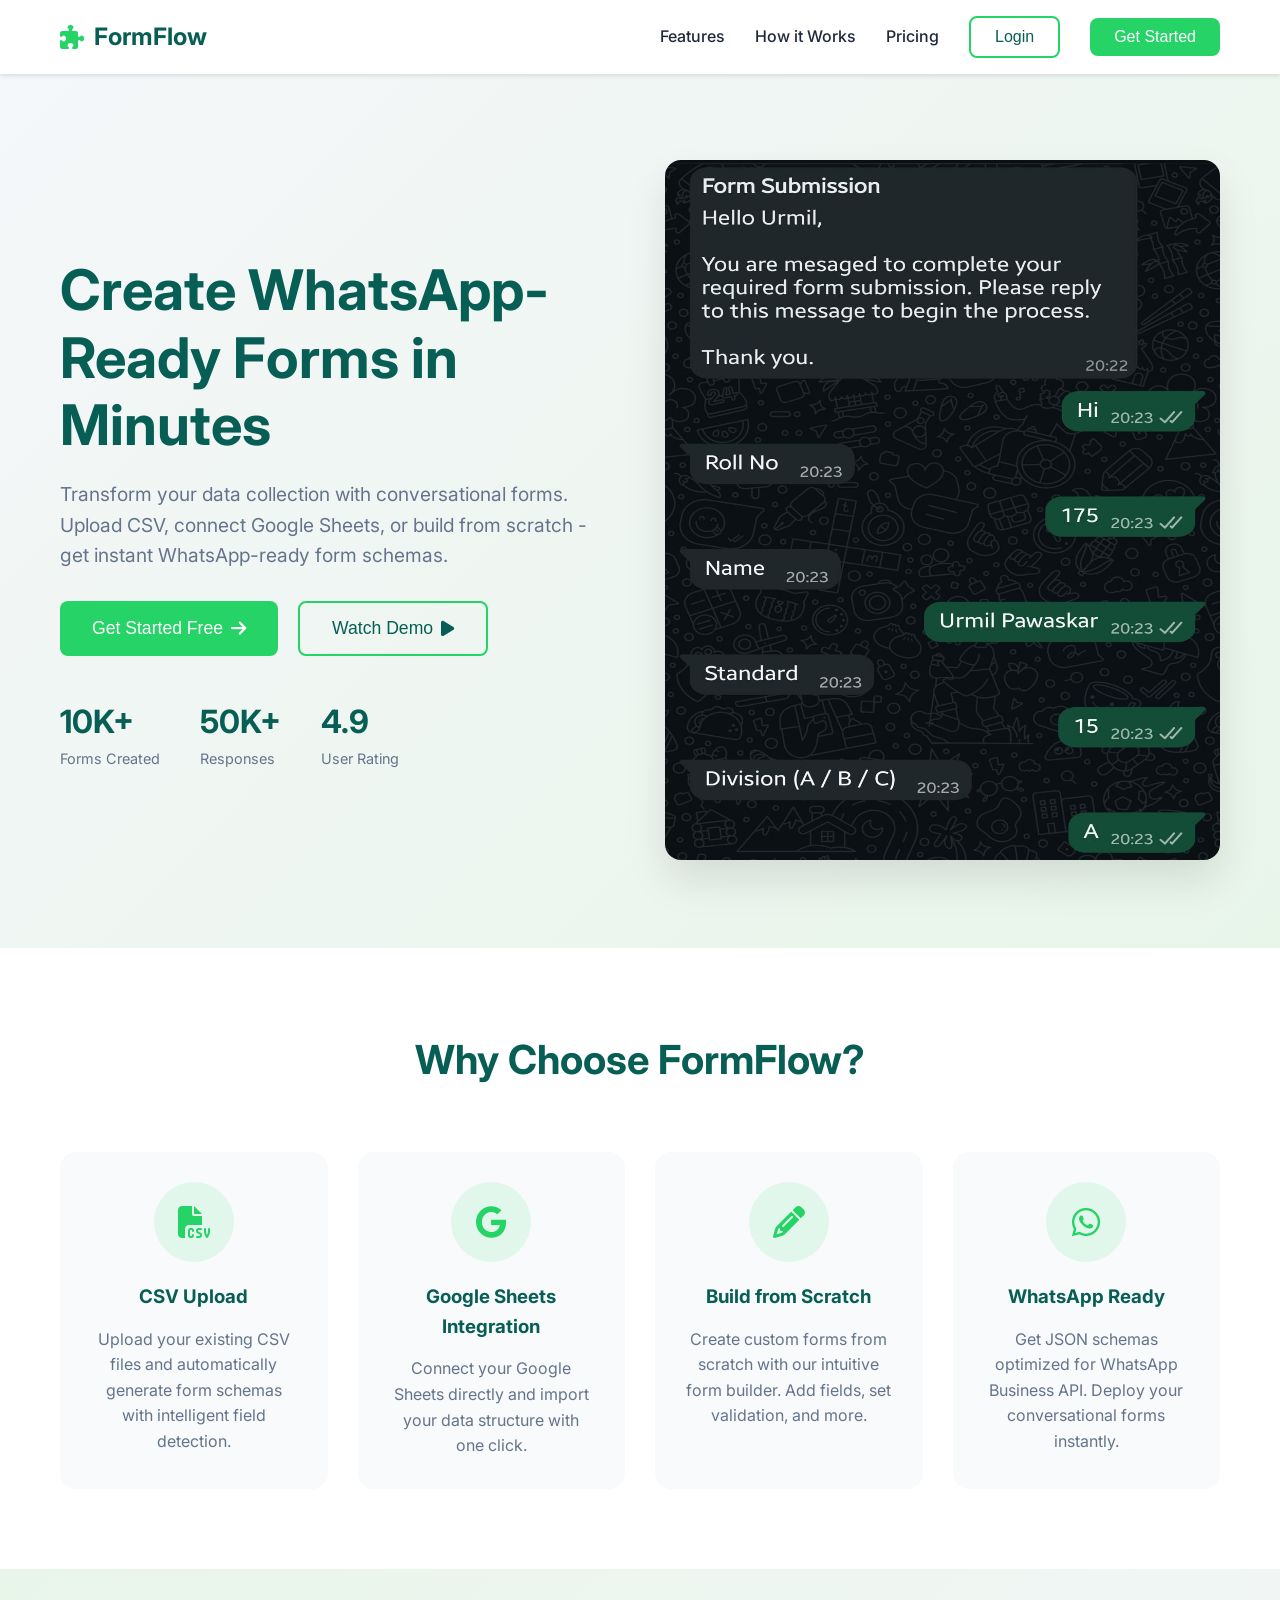
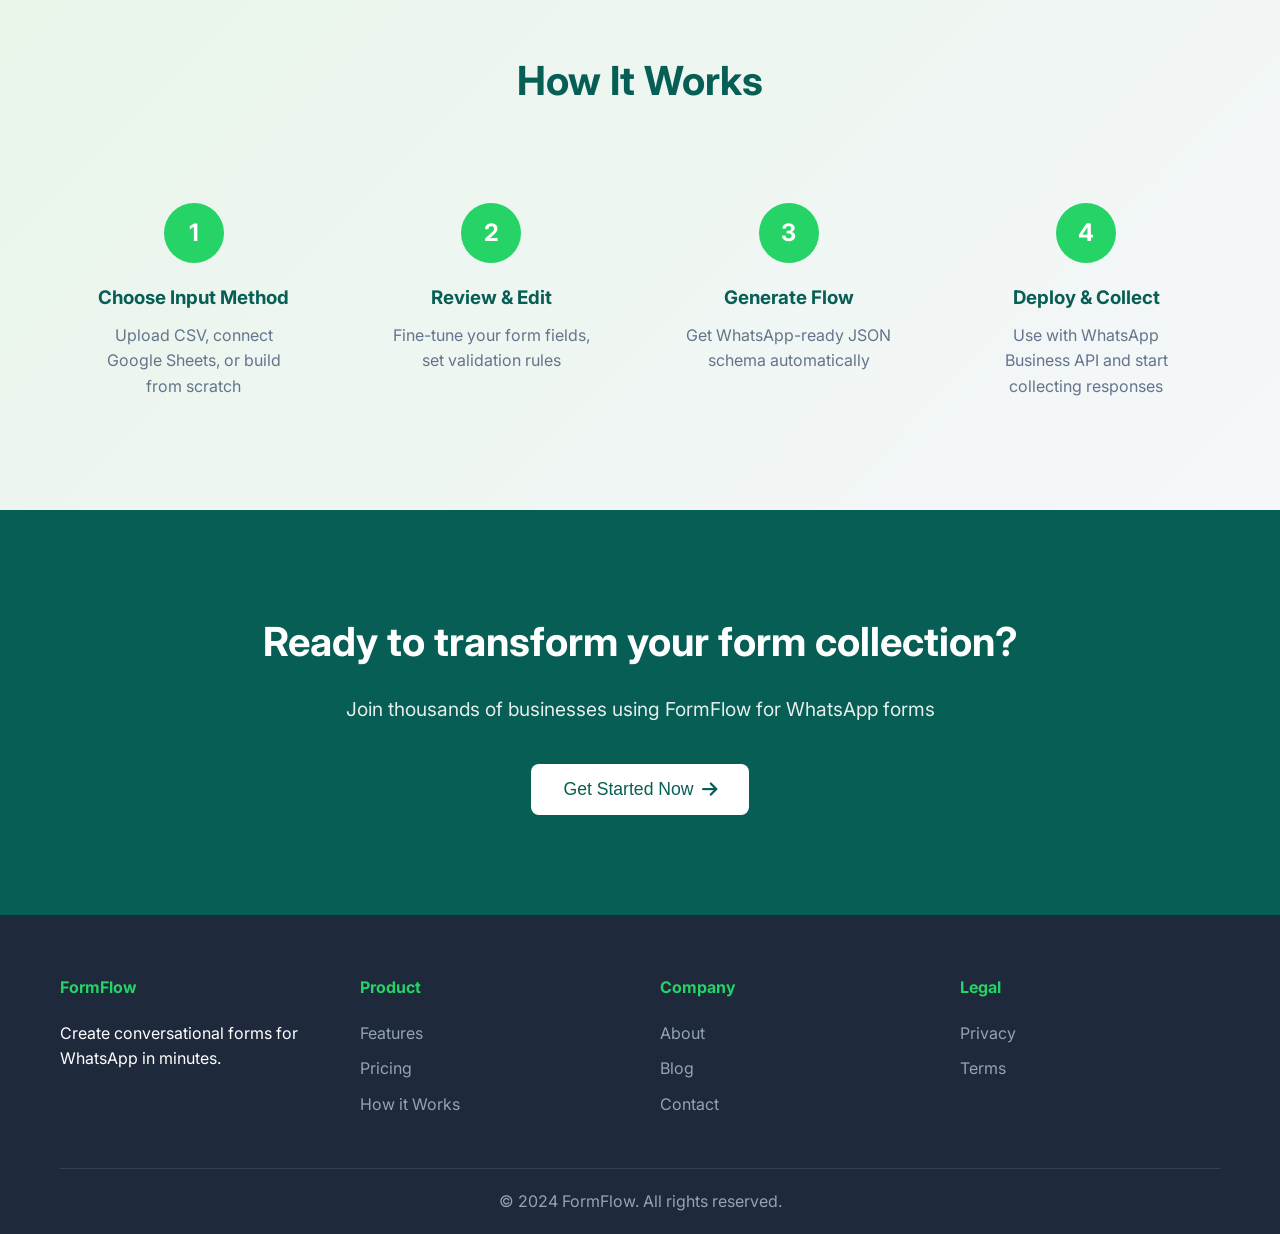
<file: frontend/index.html>
<!DOCTYPE html>
<html lang="en">
<head>
    <meta charset="UTF-8">
    <meta name="viewport" content="width=device-width, initial-scale=1.0">
    <title>🧩 WhatsApp Form Builder - Create Conversational Forms</title>
    <link rel="stylesheet" href="landing.css">
    <link rel="stylesheet" href="https://cdnjs.cloudflare.com/ajax/libs/font-awesome/6.4.0/css/all.min.css">
    <link href="https://fonts.googleapis.com/css2?family=Inter:wght@300;400;500;600;700&display=swap" rel="stylesheet">
</head>
<body>
    <!-- Navigation -->
    <nav class="navbar">
        <div class="nav-container">
            <div class="logo">
                <i class="fas fa-puzzle-piece"></i>
                <span>FormFlow</span>
            </div>
            <div class="nav-links">
                <a href="#features">Features</a>
                <a href="#how-it-works">How it Works</a>
                <a href="#pricing">Pricing</a>
                <button class="btn btn-outline" onclick="window.location.href='login.html'">Login</button>
                <button class="btn btn-primary" onclick="window.location.href='register.html'">Get Started</button>
            </div>
            <div class="mobile-menu-btn">
                <i class="fas fa-bars"></i>
            </div>
        </div>
    </nav>

    <!-- Hero Section -->
    <section class="hero">
        <div class="hero-container">
            <div class="hero-content">
                <h1>Create WhatsApp-Ready Forms in Minutes</h1>
                <p>Transform your data collection with conversational forms. Upload CSV, connect Google Sheets, or build from scratch - get instant WhatsApp-ready form schemas.</p>
                <div class="hero-buttons">
                    <button class="btn btn-primary btn-large" onclick="window.location.href='register.html'">
                        Get Started Free <i class="fas fa-arrow-right"></i>
                    </button>
                    <button class="btn btn-outline btn-large" onclick="window.location.href='#demo'">
                        Watch Demo <i class="fas fa-play"></i>
                    </button>
                </div>
                <div class="hero-stats">
                    <div class="stat">
                        <span class="stat-number">10K+</span>
                        <span class="stat-label">Forms Created</span>
                    </div>
                    <div class="stat">
                        <span class="stat-number">50K+</span>
                        <span class="stat-label">Responses</span>
                    </div>
                    <div class="stat">
                        <span class="stat-number">4.9</span>
                        <span class="stat-label">User Rating</span>
                    </div>
                </div>
            </div>
            <div class="hero-image">
                <img src="form_preview.jpeg" width="400" height="700" alt="Form Preview">
            </div>
        </div>
    </section>

    <!-- Features Section -->
    <section id="features" class="features">
        <div class="container">
            <h2 class="section-title">Why Choose FormFlow?</h2>
            <div class="features-grid">
                <div class="feature-card">
                    <div class="feature-icon" style="background: rgba(37, 211, 102, 0.1);">
                        <i class="fas fa-file-csv" style="color: #25D366;"></i>
                    </div>
                    <h3>CSV Upload</h3>
                    <p>Upload your existing CSV files and automatically generate form schemas with intelligent field detection.</p>
                </div>
                <div class="feature-card">
                    <div class="feature-icon" style="background: rgba(37, 211, 102, 0.1);">
                        <i class="fab fa-google" style="color: #25D366;"></i>
                    </div>
                    <h3>Google Sheets Integration</h3>
                    <p>Connect your Google Sheets directly and import your data structure with one click.</p>
                </div>
                <div class="feature-card">
                    <div class="feature-icon" style="background: rgba(37, 211, 102, 0.1);">
                        <i class="fas fa-pencil-alt" style="color: #25D366;"></i>
                    </div>
                    <h3>Build from Scratch</h3>
                    <p>Create custom forms from scratch with our intuitive form builder. Add fields, set validation, and more.</p>
                </div>
                <div class="feature-card">
                    <div class="feature-icon" style="background: rgba(37, 211, 102, 0.1);">
                        <i class="fab fa-whatsapp" style="color: #25D366;"></i>
                    </div>
                    <h3>WhatsApp Ready</h3>
                    <p>Get JSON schemas optimized for WhatsApp Business API. Deploy your conversational forms instantly.</p>
                </div>
            </div>
        </div>
    </section>

    <!-- How It Works -->
    <section id="how-it-works" class="how-it-works">
        <div class="container">
            <h2 class="section-title">How It Works</h2>
            <div class="steps">
                <div class="step">
                    <div class="step-number">1</div>
                    <h3>Choose Input Method</h3>
                    <p>Upload CSV, connect Google Sheets, or build from scratch</p>
                </div>
                <div class="step">
                    <div class="step-number">2</div>
                    <h3>Review & Edit</h3>
                    <p>Fine-tune your form fields, set validation rules</p>
                </div>
                <div class="step">
                    <div class="step-number">3</div>
                    <h3>Generate Flow</h3>
                    <p>Get WhatsApp-ready JSON schema automatically</p>
                </div>
                <div class="step">
                    <div class="step-number">4</div>
                    <h3>Deploy & Collect</h3>
                    <p>Use with WhatsApp Business API and start collecting responses</p>
                </div>
            </div>
        </div>
    </section>

    <!-- CTA Section -->
    <section class="cta">
        <div class="container">
            <h2>Ready to transform your form collection?</h2>
            <p>Join thousands of businesses using FormFlow for WhatsApp forms</p>
            <button class="btn btn-primary btn-large" onclick="window.location.href='register.html'">
                Get Started Now <i class="fas fa-arrow-right"></i>
            </button>
        </div>
    </section>

    <!-- Footer -->
    <footer class="footer">
        <div class="container">
            <div class="footer-content">
                <div class="footer-section">
                    <h4>FormFlow</h4>
                    <p>Create conversational forms for WhatsApp in minutes.</p>
                </div>
                <div class="footer-section">
                    <h4>Product</h4>
                    <a href="#features">Features</a>
                    <a href="#pricing">Pricing</a>
                    <a href="#how-it-works">How it Works</a>
                </div>
                <div class="footer-section">
                    <h4>Company</h4>
                    <a href="#">About</a>
                    <a href="#">Blog</a>
                    <a href="#">Contact</a>
                </div>
                <div class="footer-section">
                    <h4>Legal</h4>
                    <a href="#">Privacy</a>
                    <a href="#">Terms</a>
                </div>
            </div>
            <div class="footer-bottom">
                <p>&copy; 2024 FormFlow. All rights reserved.</p>
            </div>
        </div>
    </footer>

    <script>
        // Mobile menu toggle
        document.querySelector('.mobile-menu-btn').addEventListener('click', function() {
            document.querySelector('.nav-links').classList.toggle('active');
        });
    </script>
</body>
</html>
</file>
<file: frontend/landing.css>
:root {
    --whatsapp-green: #25D366;
    --whatsapp-dark: #075E54;
    --whatsapp-light: #DCF8C6;
    --primary: #25D366;
    --primary-dark: #128C7E;
    --dark: #1e293b;
    --light: #f8fafc;
    --gray: #64748b;
    --gray-light: #e2e8f0;
}

* {
    margin: 0;
    padding: 0;
    box-sizing: border-box;
}

body {
    font-family: 'Inter', sans-serif;
    color: var(--dark);
    line-height: 1.6;
}

.container {
    max-width: 1200px;
    margin: 0 auto;
    padding: 0 20px;
}

/* Navigation */
.navbar {
    background: white;
    box-shadow: 0 2px 4px rgba(0,0,0,0.1);
    position: fixed;
    width: 100%;
    top: 0;
    z-index: 1000;
}

.nav-container {
    max-width: 1200px;
    margin: 0 auto;
    padding: 1rem 20px;
    display: flex;
    justify-content: space-between;
    align-items: center;
}

.logo {
    display: flex;
    align-items: center;
    gap: 10px;
    font-size: 1.5rem;
    font-weight: 700;
    color: var(--whatsapp-dark);
}

.logo i {
    color: var(--whatsapp-green);
}

.nav-links {
    display: flex;
    align-items: center;
    gap: 30px;
}

.nav-links a {
    text-decoration: none;
    color: var(--dark);
    font-weight: 500;
    transition: color 0.3s;
}

.nav-links a:hover {
    color: var(--whatsapp-green);
}

.mobile-menu-btn {
    display: none;
    font-size: 1.5rem;
    cursor: pointer;
}

/* Buttons */
.btn {
    padding: 10px 24px;
    border: none;
    border-radius: 8px;
    font-size: 1rem;
    font-weight: 500;
    cursor: pointer;
    transition: all 0.3s;
    display: inline-flex;
    align-items: center;
    gap: 8px;
}

.btn-primary {
    background: var(--whatsapp-green);
    color: white;
}

.btn-primary:hover {
    background: var(--whatsapp-dark);
    transform: translateY(-2px);
    box-shadow: 0 4px 12px rgba(37, 211, 102, 0.3);
}

.btn-outline {
    background: transparent;
    border: 2px solid var(--whatsapp-green);
    color: var(--whatsapp-dark);
}

.btn-outline:hover {
    background: var(--whatsapp-green);
    color: white;
}

.btn-large {
    padding: 15px 32px;
    font-size: 1.1rem;
}

/* Hero Section */
.hero {
    padding: 160px 0 80px;
    background: linear-gradient(135deg, #f5f7fa 0%, #e8f5e9 100%);
}

.hero-container {
    max-width: 1200px;
    margin: 0 auto;
    padding: 0 20px;
    display: grid;
    grid-template-columns: 1fr 1fr;
    gap: 50px;
    align-items: center;
}

.hero-content h1 {
    font-size: 3.5rem;
    line-height: 1.2;
    margin-bottom: 20px;
    color: var(--whatsapp-dark);
}

.hero-content p {
    font-size: 1.2rem;
    color: var(--gray);
    margin-bottom: 30px;
}

.hero-buttons {
    display: flex;
    gap: 20px;
    margin-bottom: 40px;
}

.hero-stats {
    display: flex;
    gap: 40px;
}

.stat {
    display: flex;
    flex-direction: column;
}

.stat-number {
    font-size: 2rem;
    font-weight: 700;
    color: var(--whatsapp-dark);
}

.stat-label {
    color: var(--gray);
    font-size: 0.9rem;
}

.hero-image img {
    width: 100%;
    border-radius: 16px;
    box-shadow: 0 20px 40px rgba(0,0,0,0.1);
}

/* Features Section */
.features {
    padding: 80px 0;
    background: white;
}

.section-title {
    text-align: center;
    font-size: 2.5rem;
    margin-bottom: 60px;
    color: var(--whatsapp-dark);
}

.features-grid {
    display: grid;
    grid-template-columns: repeat(auto-fit, minmax(250px, 1fr));
    gap: 30px;
}

.feature-card {
    padding: 30px;
    background: var(--light);
    border-radius: 16px;
    text-align: center;
    transition: transform 0.3s;
}

.feature-card:hover {
    transform: translateY(-5px);
    box-shadow: 0 10px 30px rgba(0,0,0,0.1);
}

.feature-icon {
    width: 80px;
    height: 80px;
    margin: 0 auto 20px;
    display: flex;
    align-items: center;
    justify-content: center;
    border-radius: 50%;
    font-size: 2rem;
}

.feature-card h3 {
    margin-bottom: 15px;
    color: var(--whatsapp-dark);
}

.feature-card p {
    color: var(--gray);
}

/* How It Works */
.how-it-works {
    padding: 80px 0;
    background: linear-gradient(135deg, #e8f5e9 0%, #f5f7fa 100%);
}

.steps {
    display: grid;
    grid-template-columns: repeat(auto-fit, minmax(200px, 1fr));
    gap: 30px;
    text-align: center;
}

.step {
    padding: 30px;
}

.step-number {
    width: 60px;
    height: 60px;
    margin: 0 auto 20px;
    background: var(--whatsapp-green);
    color: white;
    border-radius: 50%;
    display: flex;
    align-items: center;
    justify-content: center;
    font-size: 1.5rem;
    font-weight: 700;
}

.step h3 {
    margin-bottom: 10px;
    color: var(--whatsapp-dark);
}

.step p {
    color: var(--gray);
}

/* CTA Section */
.cta {
    padding: 100px 0;
    background: var(--whatsapp-dark);
    color: white;
    text-align: center;
}

.cta h2 {
    font-size: 2.5rem;
    margin-bottom: 20px;
}

.cta p {
    font-size: 1.2rem;
    margin-bottom: 40px;
    opacity: 0.9;
}

.cta .btn-primary {
    background: white;
    color: var(--whatsapp-dark);
}

.cta .btn-primary:hover {
    background: var(--whatsapp-light);
}

/* Footer */
.footer {
    background: var(--dark);
    color: white;
    padding: 60px 0 20px;
}

.footer-content {
    display: grid;
    grid-template-columns: repeat(auto-fit, minmax(200px, 1fr));
    gap: 40px;
    margin-bottom: 40px;
}

.footer-section h4 {
    margin-bottom: 20px;
    color: var(--whatsapp-green);
}

.footer-section a {
    display: block;
    color: #94a3b8;
    text-decoration: none;
    margin-bottom: 10px;
    transition: color 0.3s;
}

.footer-section a:hover {
    color: var(--whatsapp-green);
}

.footer-bottom {
    text-align: center;
    padding-top: 20px;
    border-top: 1px solid #334155;
    color: #94a3b8;
}

/* Responsive Design */
@media (max-width: 768px) {
    .nav-links {
        display: none;
    }
    
    .nav-links.active {
        display: flex;
        flex-direction: column;
        position: absolute;
        top: 70px;
        left: 0;
        right: 0;
        background: white;
        padding: 20px;
        box-shadow: 0 4px 6px rgba(0,0,0,0.1);
    }
    
    .mobile-menu-btn {
        display: block;
    }
    
    .hero-container {
        grid-template-columns: 1fr;
        text-align: center;
    }
    
    .hero-content h1 {
        font-size: 2.5rem;
    }
    
    .hero-buttons {
        justify-content: center;
    }
    
    .hero-stats {
        justify-content: center;
    }
    
    .steps {
        grid-template-columns: 1fr;
    }
}
</file>
